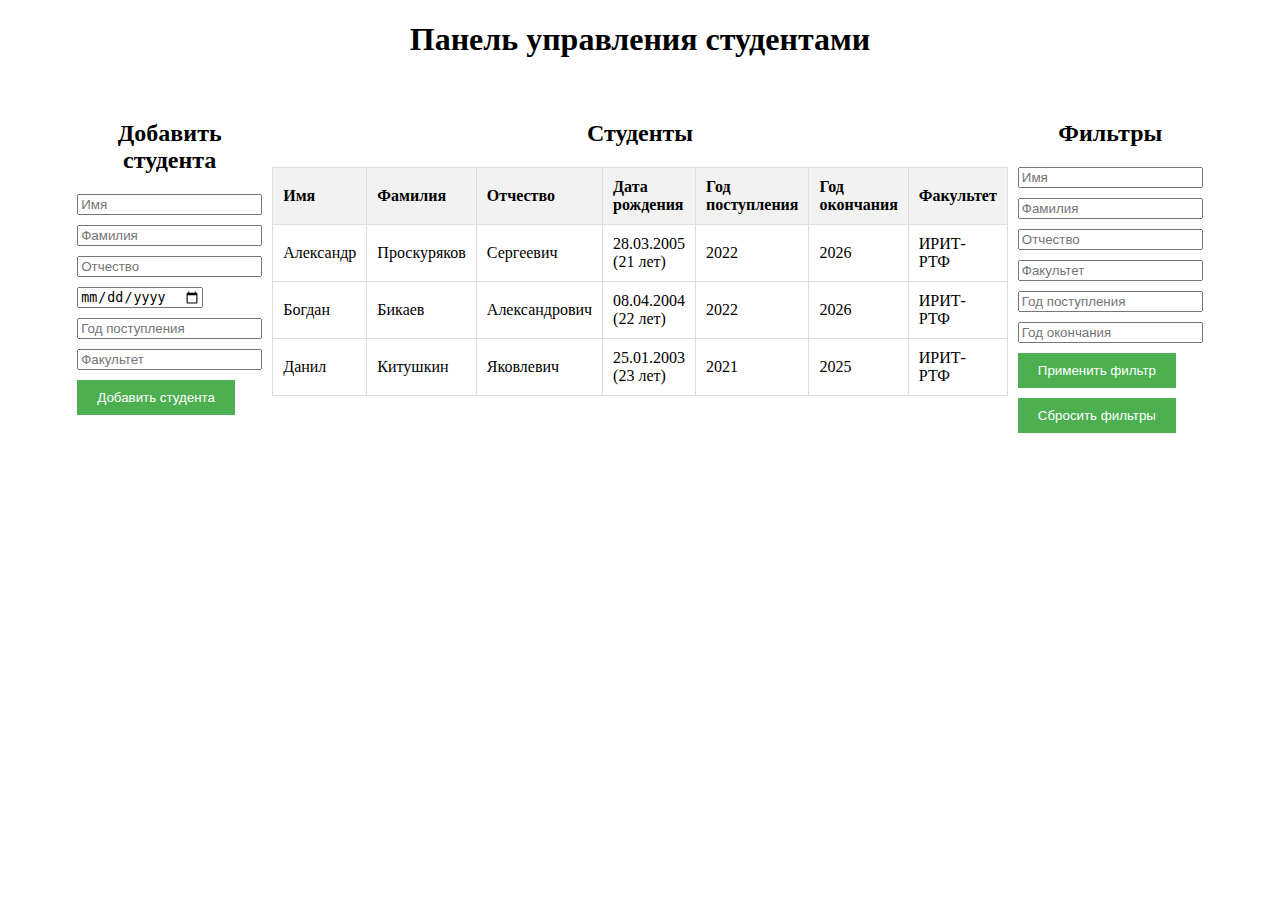
<file: mod10/index.html>
<!DOCTYPE html>
<html lang="ru">

<head>
    <meta charset="UTF-8">
    <meta name="viewport" content="width=device-width, initial-scale=1.0">
    <title>Панель управления студентами</title>
    <link rel="stylesheet" href="styles.css">
</head>

<body>
    <h1 class="header">Панель управления студентами</h1>

    <div class="container">
        <div class="left-panel">
            <h2>Добавить студента</h2>
            <form id="add-student-form">
                <input type="text" id="first-name" placeholder="Имя" required>
                <input type="text" id="last-name" placeholder="Фамилия" required>
                <input type="text" id="middle-name" placeholder="Отчество">
                <input type="date" id="dob" required>
                <input type="number" id="start-year" placeholder="Год поступления" required>
                <input type="text" id="faculty" placeholder="Факультет" required>
                <button type="submit">Добавить студента</button>
            </form>
        </div>

        <div id="students-table">
            <h2>Студенты</h2>
            <table>
                <thead>
                    <tr>
                        <th>Имя</th>
                        <th>Фамилия</th>
                        <th>Отчество</th>
                        <th>Дата рождения</th>
                        <th>Год поступления</th>
                        <th>Год окончания</th>
                        <th>Факультет</th>
                    </tr>
                </thead>
                <tbody id="students-list">

                </tbody>
            </table>
        </div>

        <div class="right-panel">
            <h2>Фильтры</h2>
            <div id="filters">
                <input type="text" id="filter-first-name" placeholder="Имя">
                <input type="text" id="filter-last-name" placeholder="Фамилия">
                <input type="text" id="filter-middle-name" placeholder="Отчество">
                <input type="text" id="filter-faculty" placeholder="Факультет">
                <input type="number" id="filter-start-year" placeholder="Год поступления">
                <input type="number" id="filter-graduation-year" placeholder="Год окончания">
                <button id="apply-filter-btn">Применить фильтр</button>
                <button id="reset-filters-btn">Сбросить фильтры</button>
            </div>
        </div>
    </div>

    <script src="script.js"></script>
</body>

</html>
</file>
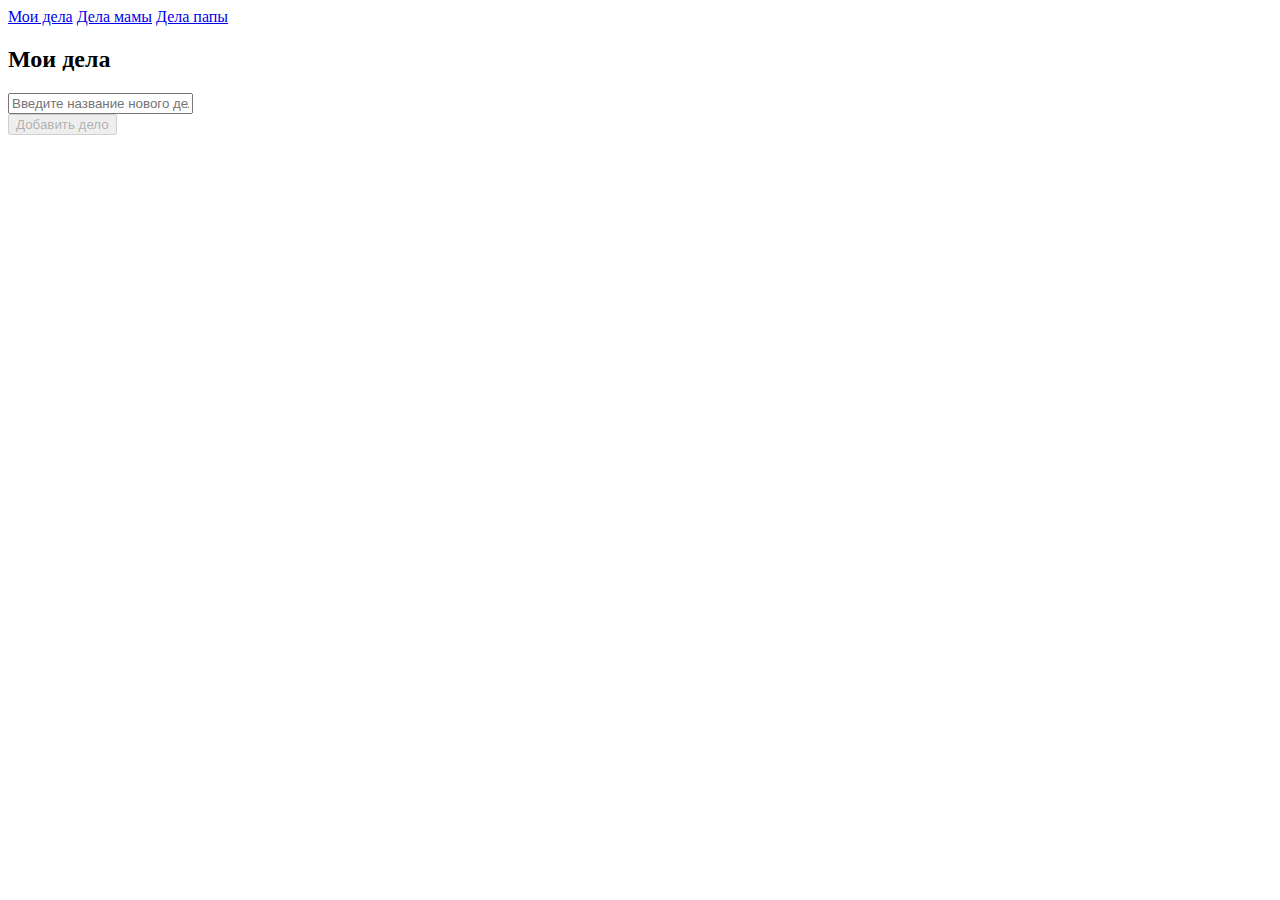
<file: mod8/index.html>
<!DOCTYPE html>
<html lang="en">
<head>
    <meta charset="UTF-8">
    <meta name="viewport" content="width=device-width, initial-scale=1.0">
    <title>toDO</title>
    <link rel="stylesheet" href="https://cdn.jsdelivr.net/npm/bootstrap@4.5.3/dist/css/bootstrap.min.css" 
    integrity="sha384-TX8t27EcRE3e/ihU7zmQxVncDAy5uIKz4rEkgIXeMed4M0jlfIDPvg6uqKI2xXr2"
     crossorigin="anonymous">
     <script defer src="./todo-app.js"></script>
     <script>
        document.addEventListener('DOMContentLoaded', function(){
          createTodoApp(document.getElementById('todo-app'), 'Мои дела', 'myTasks');
        })
      </script>
</head>
<body>
    <div class="container mb-5">
        <nav class="nav">
            <a class="nav-link" href="index.html">Мои дела</a>
            <a class="nav-link" href="mom.html">Дела мамы</a>
            <a class="nav-link" href="dad.html">Дела папы</a>
        </nav>
    </div>
    <div id="todo-app" class="container"></div>
</body>
</html>
</file>
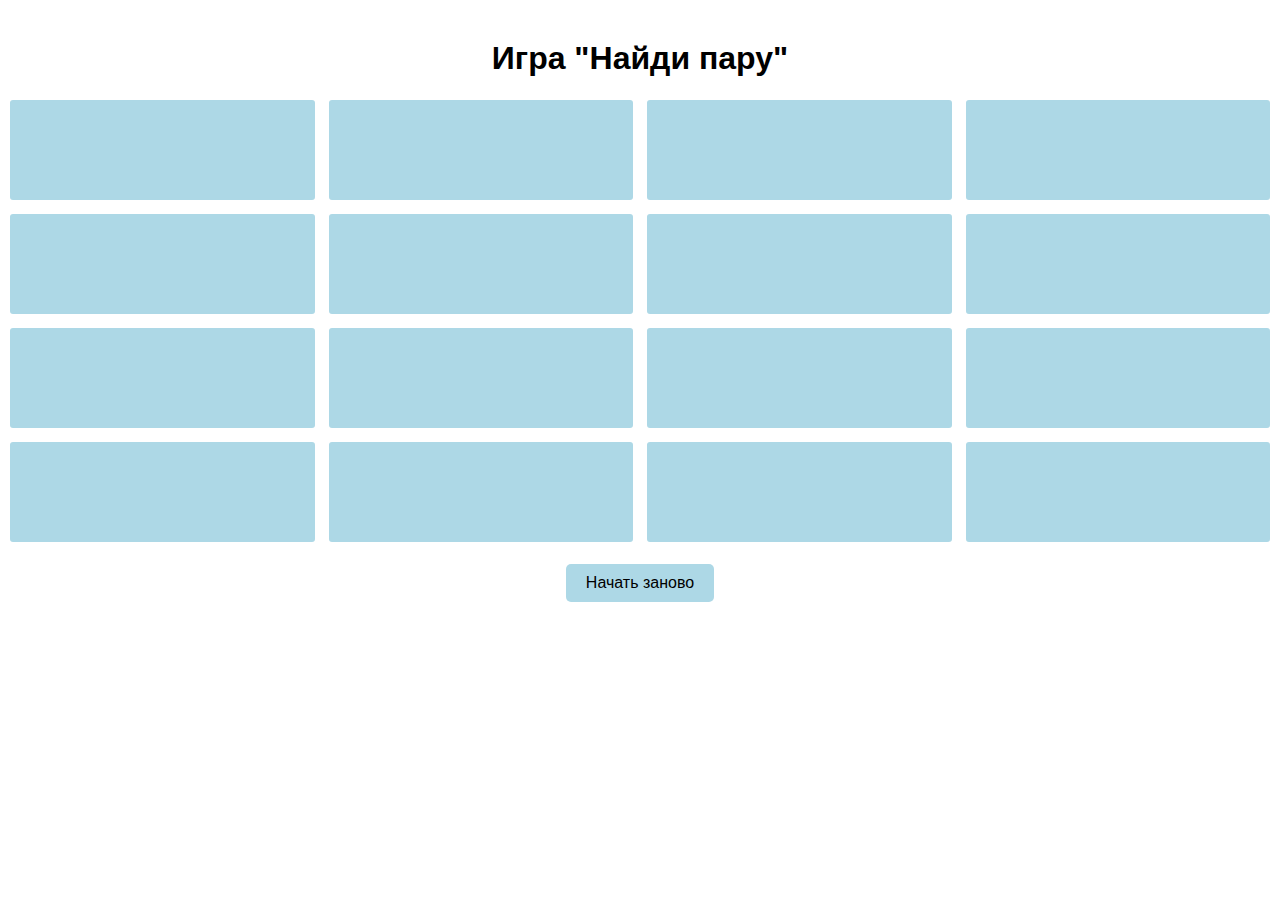
<file: mod9/index.html>
<!DOCTYPE html>
<html>
<head>
  <title>Игра "Найди пару"</title>
  <link rel="stylesheet" type="text/css" href="styles.css">
</head>
<body>
  <h1>Игра "Найди пару"</h1>
  <div id="game-container"></div>
  <button id="start-button">Начать заново</button>

  <script src="script.js"></script>
</body>
</html>
</file>
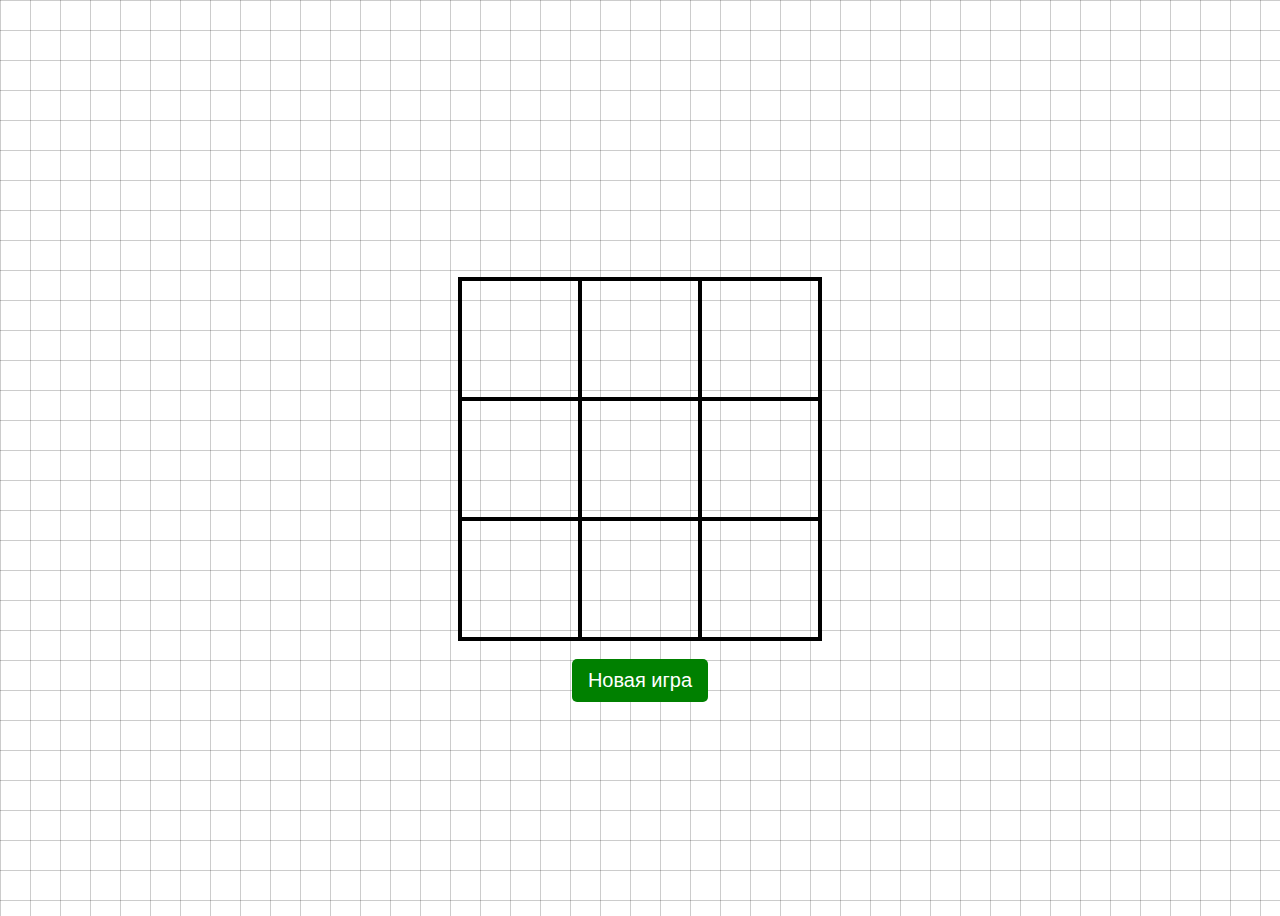
<file: Лекция 1/index.html>
<!DOCTYPE html>
<html lang="en">
<head>
    <meta charset="UTF-8">
    <meta name="viewport" content="width=, initial-scale=1.0">
    <link rel="stylesheet" href="style.css">
    <title>Крестики-нолики</title>
</head>
<body>
    <div class="res">&nbsp</div>
    <div class="game">
        <div class="field"></div>
        <div class="field"></div>
        <div class="field"></div>
        <div class="field"></div>
        <div class="field"></div>
        <div class="field"></div>
        <div class="field"></div>
        <div class="field"></div>
        <div class="field"></div>
    </div>
    <button class="new-game">Новая игра</button>
</body>
<script src="index.js"></script>
</html>
</file>
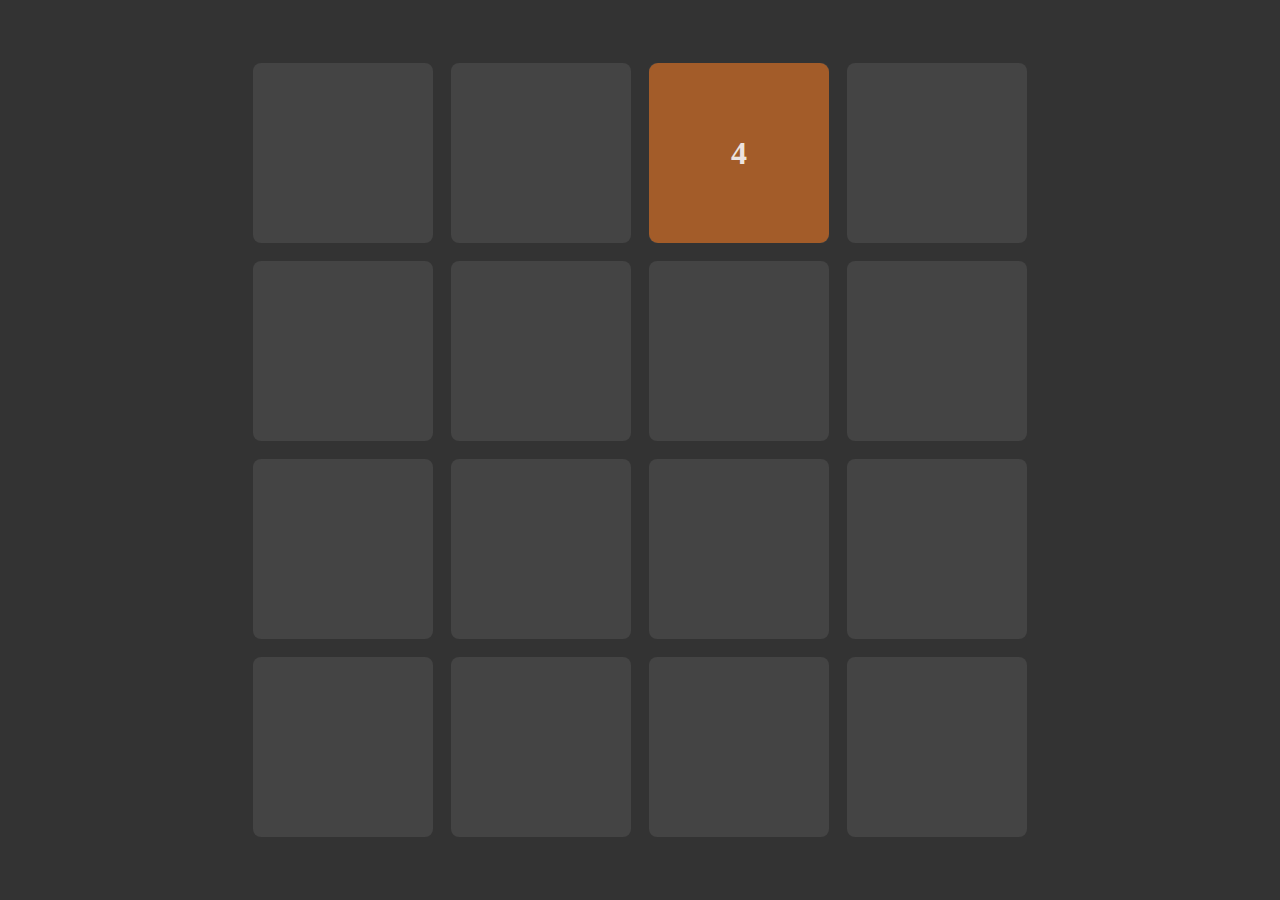
<file: Лекция 2/index.html>
<!DOCTYPE html>
<html lang="en">
<head>
    <meta charset="UTF-8">
    <meta name="viewport" content="width=device-width, initial-scale=1.0">
    <link rel="stylesheet" href="style.css">
    <title>2048</title>
</head>
<body>
    <div class="game-board"></div>
</body>
<script defer src="app.js" type="module"></script>
</html>
</file>
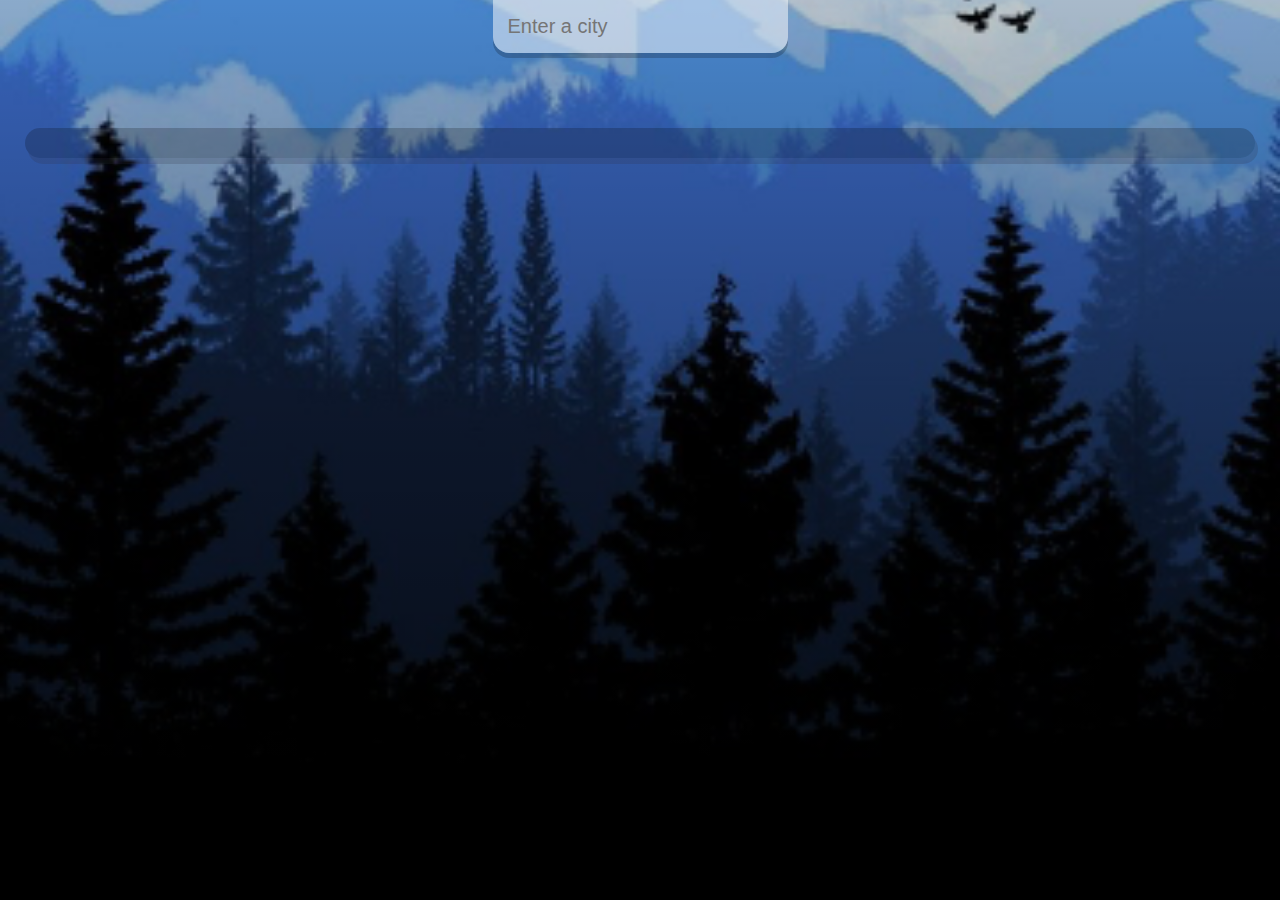
<file: Лекция 3/index.html>
<!DOCTYPE html>
<html>
<head>
    <title>Weather App</title>
    <link rel="stylesheet" href="styles.css">
</head>
<body>
    <div class="app">
        <main>
            <div class="search-box">
                <input type="text" class="searchbar" placeholder="Enter a city">
            </div>
            <div class="location-box">
                <div class="location"></div>
                <div class="date"></div>
            </div>
            <div class="weather-box">
                <div class="temp"></div>
                <div class="weather"></div>
            </div>
        </main>
    </div>
    
    <script src="main.js"></script>
</body>
</html>
</file>
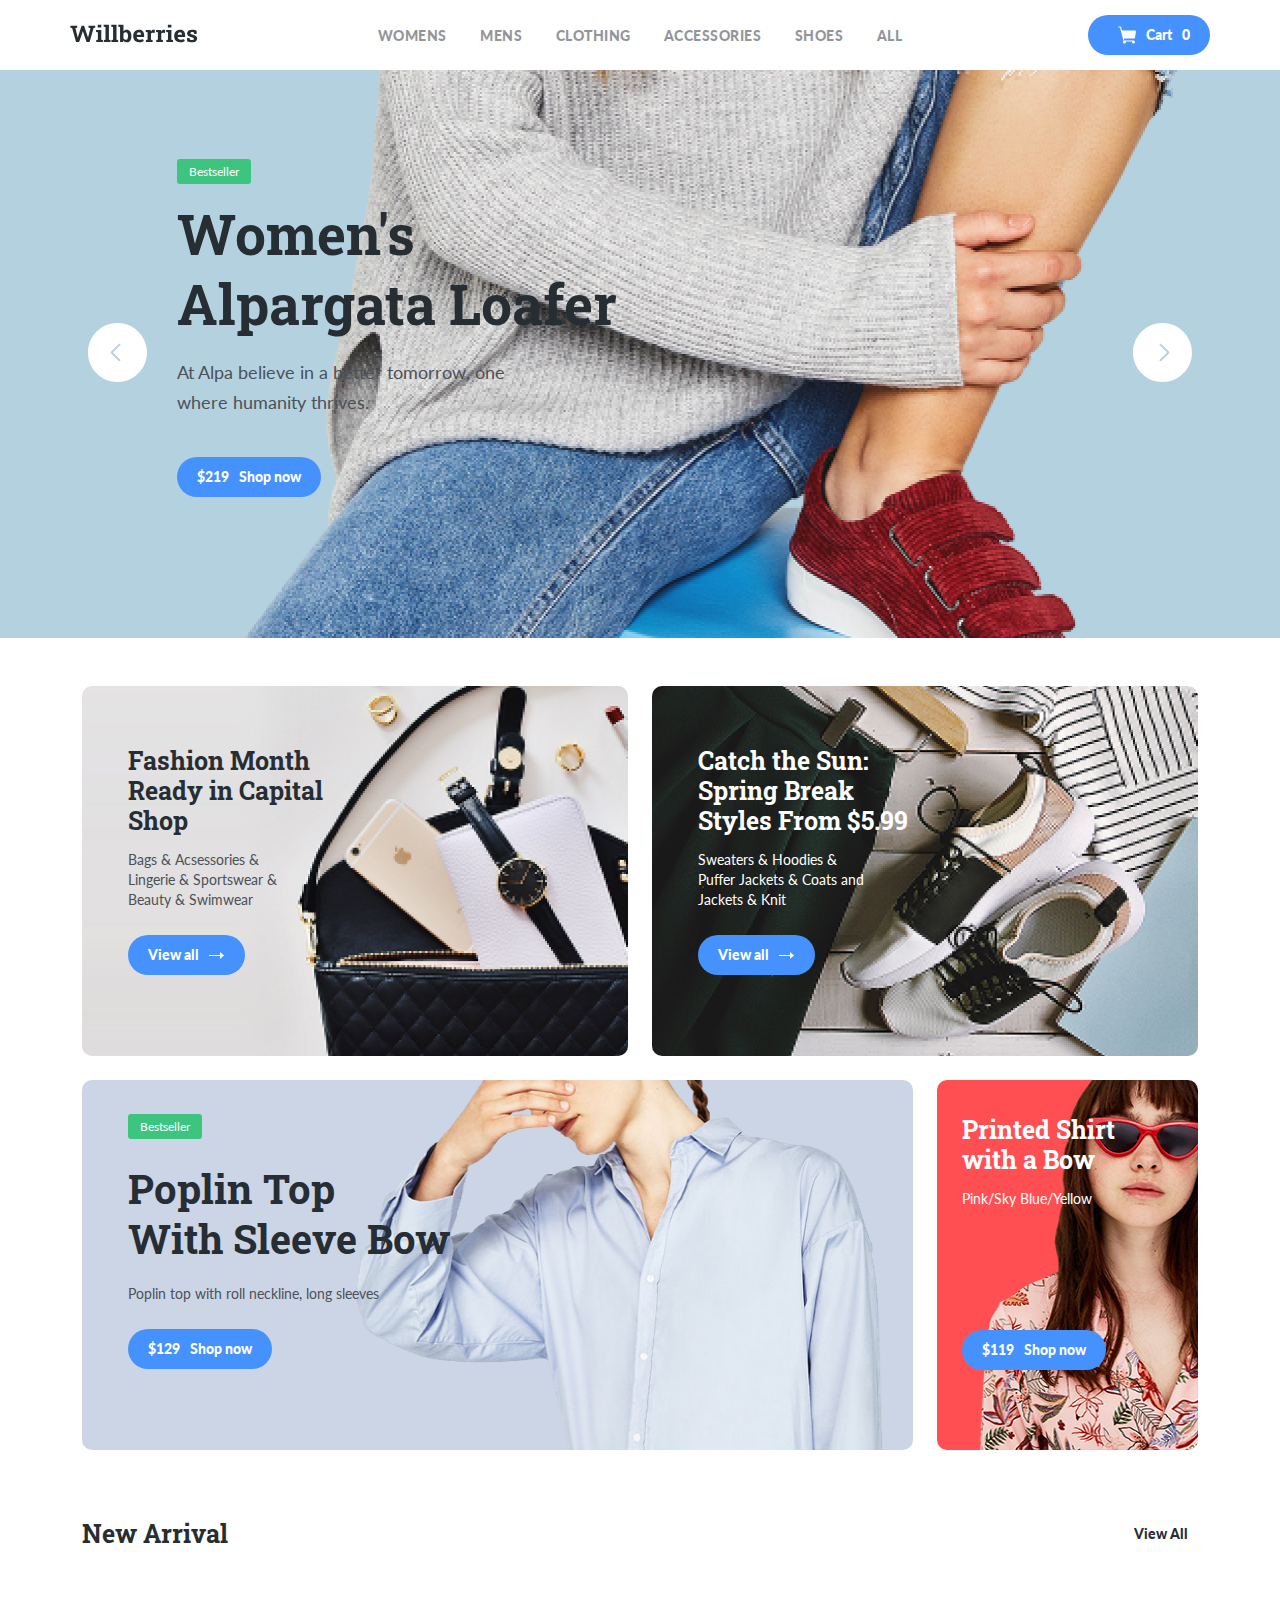
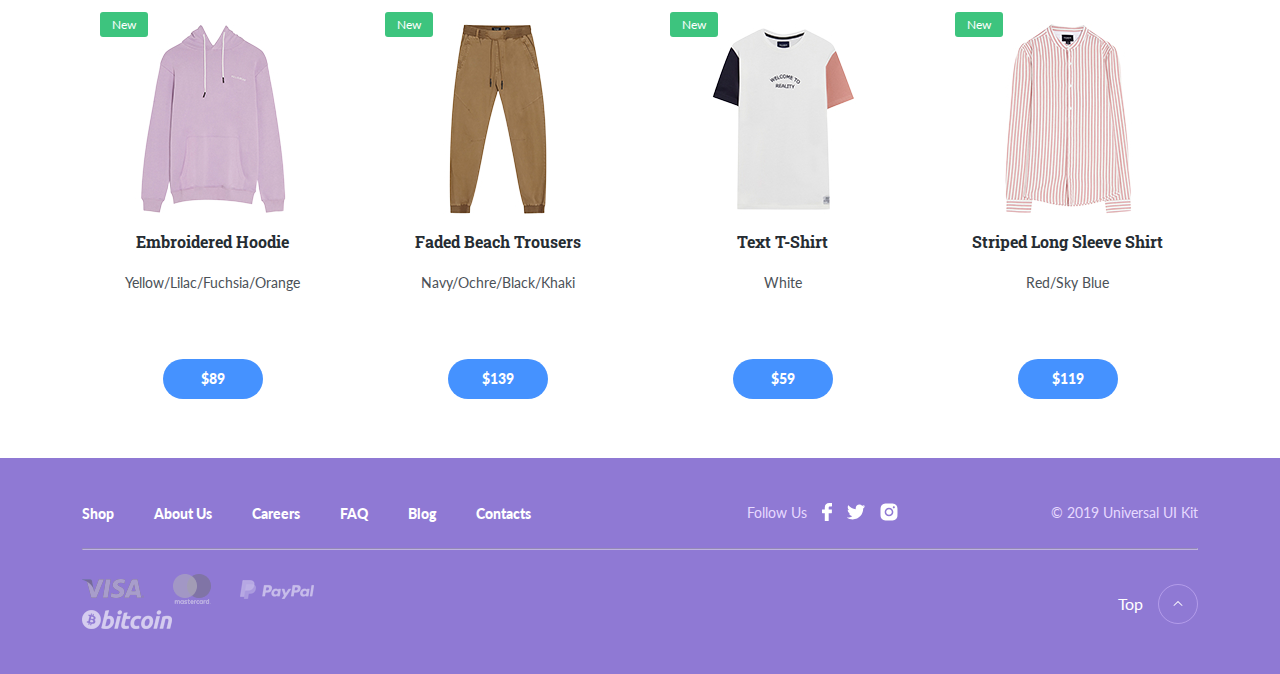
<file: Лекция 4/index.html>
<!DOCTYPE html>
<html lang="en">
<head>
	<meta charset="UTF-8">
	<meta name="viewport" content="width=device-width, initial-scale=1.0">
	<title>Willberries</title>
	<link rel="preconnect" href="https://fonts.gstatic.com">
	<link rel="apple-touch-icon" sizes="180x180" href="favicon/apple-touch-icon.png">
	<link rel="icon" type="image/png" sizes="32x32" href="favicon/favicon-32x32.png">
	<link rel="icon" type="image/png" sizes="16x16" href="favicon/favicon-16x16.png">
	<link rel="mask-icon" href="favicon/safari-pinned-tab.svg" color="#5bbad5">
	<meta name="msapplication-TileColor" content="#da532c">
	<meta name="theme-color" content="#ffffff">
	<link href="https://fonts.googleapis.com/css2?family=Lato:wght@400;900&display=swap" rel="stylesheet">
	<link href="https://fonts.googleapis.com/css2?family=Roboto+Slab:wght@700&display=swap" rel="stylesheet">
	<link rel="stylesheet" href="css/bootstrap-grid.min.css">
	<link rel="stylesheet" href="css/swiper-bundle.min.css"/>
	<link rel="stylesheet" href="css/style.css">
</head>
<!-- class="show-goods" -->
<body id="body">
	<header class="container header px-4 px-md-0">
		<div class="row justify-content-between align-items-center">
			<div class="col-lg-2 col-6">
				<a href="#" class="logo-link">
					<img width="128" src="img/logo.svg" alt="logo: Willberries" class="logo-image">
				</a>
			</div>
			<div class="col-lg-6 d-none d-lg-block">
				<nav>
					<ul class="navigation d-flex justify-content-around">
						<li class="navigation-item">
							<a href="#" class="navigation-link" data-field="gender">Womens</a>
						</li>
						<li class="navigation-item">
							<a href="#" class="navigation-link" data-field="gender">Mens</a>
						</li>
						<li class="navigation-item">
							<a href="#" class="navigation-link" data-field="category">Clothing</a>
						</li>
						<li class="navigation-item">
							<a href="#" class="navigation-link" data-field="category">Accessories</a>
						</li>
						<li class="navigation-item">
							<a href="#" class="navigation-link" data-field="category">Shoes</a>
						</li>
						<li class="navigation-item">
							<a href="#" class="navigation-link" >All</a>
						</li>

					</ul>
				</nav>
			</div>
			<div class="col-lg-2 col-6 d-flex justify-content-end">
				<button class="button button-cart">
					<img class="button-icon" src="img/cart.svg" alt="icon: cart">
					<span class="button-text">Cart</span>
					<span class="button-text cart-count">0</span>
				</button>
			</div>
		</div>
		<!-- /.row -->
	</header>
	<section class="slider swiper-container">
		<div class="swiper-wrapper">
			<section class="slide slide-1 swiper-slide">
				<div class="container">
					<div class="row">
						<div class="col-lg-4 col-10 offset-lg-1">
							<span class="label">Bestseller</span>
							<h2 class="slide-title">Women's Alpargata Loafer</h2>
							<p class="slide-description">At Alpa believe in a better tomorrow, one where humanity thrives.</p>
							<button class="button add-to-cart" data-id="003">
								<span class="button-price">$219</span>
								<span class="button-text">Shop now</span>
							</button>
						</div>
						<!-- /.col-4 offset-lg-1 -->
					</div>
					<!-- /.row -->
				</div>
				<!-- /.container -->
			</section>
			<section class="slide slide-1 swiper-slide">
				<div class="container">
					<div class="row">
						<div class="col-lg-4 col-10 offset-lg-1">
							<span class="label">New</span>
							<h2 class="slide-title">Text T-Shirt</h2>
							<p class="slide-description">Women’s pearl basic knit sweater with a round neck. Available in several colours. Free shipping to stores.</p>
							<button class="button add-to-cart" data-id="004">
								<span class="button-price">$119</span>
								<span class="button-text">Shop now</span>
							</button>
						</div>
						<!-- /.col-4 offset-lg-1 -->
					</div>
					<!-- /.row -->
				</div>
				<!-- /.container -->
			</section>
			<section class="slide slide-1 swiper-slide">
				<div class="container">
					<div class="row">
						<div class="col-lg-4 col-10 offset-lg-1">
							<span class="label">Bestseller</span>
							<h2 class="slide-title">Sweater Choker Neck</h2>
							<p class="slide-description">Women’s pearl basic knit sweater with a round neck. Available in several colours. Free shipping to stores.</p>
							<button class="button add-to-cart" data-id="005">
								<span class="button-price">$319</span>
								<span class="button-text">Shop now</span>
							</button>
						</div>
						<!-- /.col-4 offset-lg-1 -->
					</div>
					<!-- /.row -->
				</div>
				<!-- /.container -->
			</section>
		</div>
		<!-- /.swiper-wrapper -->
		<div class="slider-nav">
			<div class="container">
				<div class="row justify-content-between">
					<div class="col-1">
						<button class="slider-button slider-button-prev">
							<img src="img/arrow-prev.svg" alt="icon: arrow-prev">
						</button>
					</div>
					<!-- /.col-1 -->
					<div class="col-1">
						<button class="slider-button slider-button-next">
							<img src="img/arrow-next.svg" alt="icon: arrow-prev">
						</button>
					</div>
					<!-- /.col-1 -->
				</div>
				<!-- /.row -->
			</div>
			<!-- /.container -->
		</div>
		<!-- /.slider-nav -->
	</section>
	<!-- /.slider -->
	<section class="special-offers container pt-5 pb-4">
		<div class="row mb-4">
			<div class="col-xl-6">
				<div class="card card-1 mb-4">
					<h3 class="card-title">Fashion Month Ready in Capital Shop</h3>
					<p class="card-text">Bags & Acsessories & Lingerie & Sportswear & Beauty & Swimwear</p>
					<button class="button">
						<span class="button-text">View all</span>
						<img src="img/arrow.svg" alt="icon: arrow" class="button-icon">
					</button>
				</div>
				<!-- /.card -->
			</div>
			<!-- /.col-6 -->
			<div class="col-xl-6">
				<div class="card card-2 mb-4">
					<h3 class="card-title text-light">Catch the Sun: Spring Break Styles From $5.99</h3>
					<p class="card-text text-light">Sweaters & Hoodies & Puffer Jackets & Coats and Jackets & Knit</p>
					<button class="button">
						<span class="button-text">View all</span>
						<img src="img/arrow.svg" alt="icon: arrow" class="button-icon">
					</button>
				</div>
				<!-- /.card -->
			</div>
			<!-- /.col-6 -->
			<div class="col-xl-9 col-lg-6 mb-4">
				<div class="card card-3">
					<span class="label">Bestseller</span>
					<h3 class="card-title large">Poplin Top <br>With Sleeve Bow</h3>
					<p class="card-text large">Poplin top with roll neckline, long sleeves</p>
					<button class="button add-to-cart" data-id="002">
						<span class="button-price">$129</span>
						<span class="button-text">Shop now</span>
					</button>
				</div>
				<!-- /.card -->
			</div>
			<!-- /.col-9 -->
			<div class="col-xl-3 col-lg-6">
				<div class="card card-4">
					<h3 class="card-title text-light mw-160">Printed Shirt with a Bow</h3>
					<p class="card-text text-light">Pink/Sky Blue/Yellow</p>
					<button class="button add-to-cart button-four" data-id="009">
						<span class="button-price">$119</span>
						<span class="button-text">Shop now</span>
					</button>
				</div>
				<!-- /.card -->
			</div>
			<!-- /.col-3 -->
		</div>
		<!-- /.row -->
		<div class="row align-items-center mb-4">
			<div class="col-9">
				<h2 class="section-title">New Arrival</h2>
			</div>
			<!-- /.col-9 -->
			<div class="col-3 d-flex justify-content-end">
				<a href="#" class="more">View All</a>
			</div>
			<!-- /.col-3 -->
		</div>
		<!-- /.row -->
		<div class="short-goods row">
			<div class="col-lg-3 col-sm-6">
				<div class="goods-card">
					<span class="label">New</span>
					<!-- /.label --><img src="img/image-119.jpg" alt="image: Hoodie" class="goods-image">
					<h3 class="goods-title">Embroidered Hoodie</h3>
					<!-- /.goods-title -->
					<p class="goods-description">Yellow/Lilac/Fuchsia/Orange</p>
					<!-- /.goods-description -->
					<!-- /.goods-price -->
					<button class="button goods-card-btn add-to-cart" data-id="012">
						<span class="button-price">$89</span>
					</button>
				</div>
				<!-- /.goods-card -->
			</div>
			<!-- /.col-3 -->
			<div class="col-lg-3 col-sm-6">
				<div class="goods-card">
					<span class="label">New</span>
					<!-- /.label --><img src="img/image-120.jpg" alt="image: Faded Beach Trousers" class="goods-image">
					<h3 class="goods-title">Faded Beach Trousers</h3>
					<!-- /.goods-title -->
					<p class="goods-description">Navy/Ochre/Black/Khaki</p>
					<!-- /.goods-description -->
					<button class="button goods-card-btn add-to-cart" data-id="011">
						<span class="button-price">$139</span>
					</button>
					<!-- /.goods-price -->
				</div>
				<!-- /.goods-card -->
			</div>
			<!-- /.col-3 -->
			<div class="col-lg-3 col-sm-6">
				<div class="goods-card">
					<span class="label">New</span>
					<!-- /.label --><img src="img/image-121.jpg" alt="image: Text T-Shirt" class="goods-image">
					<h3 class="goods-title">Text T-Shirt</h3>
					<!-- /.goods-title -->
					<p class="goods-description">White</p>
					<!-- /.goods-description -->
					<button class="button goods-card-btn add-to-cart" data-id="010">
						<span class="button-price">$59</span>
					</button>
					<!-- /.goods-price -->
				</div>
				<!-- /.goods-card -->
			</div>
			<!-- /.col-3 -->
			<div class="col-lg-3 col-sm-6">
				<div class="goods-card">
					<span class="label">New</span>
					<!-- /.label --><img src="img/image-122.jpg" alt="image: Striped Long Sleeve Shirt" class="goods-image">
					<h3 class="goods-title">Striped Long Sleeve Shirt</h3>
					<!-- /.goods-title -->
					<p class="goods-description">Red/Sky Blue</p>
					<!-- /.goods-description -->
					<button class="button goods-card-btn add-to-cart" data-id="001">
						<span class="button-price">$119</span>
					</button>
					<!-- /.goods-price -->
				</div>
				<!-- /.goods-card -->
			</div>
			<!-- /.col-3 -->
		</div>
		<!-- /.row -->
	</section>
	<!-- /.container -->
	<section class="long-goods">
		<div class="container">
			<div class="row align-items-center mb-4">
				<div class="col-12">
					<h2 class="section-title">Category</h2>
				</div>
				<!-- /.col-12 -->
			</div>
			<div class="row long-goods-list">
				<div class="col-lg-3 col-sm-6">
					<div class="goods-card">
						<span class="label">New</span>
						<!-- /.label --><img src="img/image-119.jpg" alt="image: Hoodie" class="goods-image">
						<h3 class="goods-title">Embroidered Hoodie</h3>
						<!-- /.goods-title -->
						<p class="goods-description">Yellow/Lilac/Fuchsia/Orange</p>
						<!-- /.goods-description -->
						<!-- /.goods-price -->
						<button class="button goods-card-btn add-to-cart" data-id="007">
							<span class="button-price">$89</span>
						</button>
					</div>
					<!-- /.goods-card -->
				</div>
				<!-- /.col-3 -->
				<div class="col-lg-3 col-sm-6">
					<div class="goods-card">
						<span class="label">New</span>
						<!-- /.label --><img src="img/image-120.jpg" alt="image: Faded Beach Trousers" class="goods-image">
						<h3 class="goods-title">Faded Beach Trousers</h3>
						<!-- /.goods-title -->
						<p class="goods-description">Navy/Ochre/Black/Khaki</p>
						<!-- /.goods-description -->
						<button class="button goods-card-btn add-to-cart" data-id="007">
							<span class="button-price">$139</span>
						</button>
						<!-- /.goods-price -->
					</div>
					<!-- /.goods-card -->
				</div>
				<!-- /.col-3 -->
				<div class="col-lg-3 col-sm-6">
					<div class="goods-card">
						<span class="label">New</span>
						<!-- /.label --><img src="img/image-121.jpg" alt="image: Text T-Shirt" class="goods-image">
						<h3 class="goods-title">Text T-Shirt</h3>
						<!-- /.goods-title -->
						<p class="goods-description">White</p>
						<!-- /.goods-description -->
						<button class="button goods-card-btn add-to-cart" data-id="007">
							<span class="button-price">$59</span>
						</button>
						<!-- /.goods-price -->
					</div>
					<!-- /.goods-card -->
				</div>
				<!-- /.col-3 -->
				<div class="col-lg-3 col-sm-6">
					<div class="goods-card">
						<span class="label">New</span>
						<!-- /.label --><img src="img/image-122.jpg" alt="image: Striped Long Sleeve Shirt" class="goods-image">
						<h3 class="goods-title">Striped Long Sleeve Shirt</h3>
						<!-- /.goods-title -->
						<p class="goods-description">Red/Sky Blue</p>
						<!-- /.goods-description -->
						<button class="button goods-card-btn add-to-cart" data-id="001">
							<span class="button-price">$119</span>
						</button>
						<!-- /.goods-price -->
					</div>
					<!-- /.goods-card -->
				</div>
				<!-- /.col-3 -->
				<div class="col-lg-3 col-sm-6">
					<div class="goods-card">
						<span class="label">New</span>
						<!-- /.label --><img src="img/image-119.jpg" alt="image: Hoodie" class="goods-image">
						<h3 class="goods-title">Embroidered Hoodie</h3>
						<!-- /.goods-title -->
						<p class="goods-description">Yellow/Lilac/Fuchsia/Orange</p>
						<!-- /.goods-description -->
						<!-- /.goods-price -->
						<button class="button goods-card-btn add-to-cart" data-id="007">
							<span class="button-price">$89</span>
						</button>
					</div>
					<!-- /.goods-card -->
				</div>
				<!-- /.col-3 -->
				<div class="col-lg-3 col-sm-6">
					<div class="goods-card">
						<span class="label">New</span>
						<!-- /.label --><img src="img/image-120.jpg" alt="image: Faded Beach Trousers" class="goods-image">
						<h3 class="goods-title">Faded Beach Trousers</h3>
						<!-- /.goods-title -->
						<p class="goods-description">Navy/Ochre/Black/Khaki</p>
						<!-- /.goods-description -->
						<button class="button goods-card-btn add-to-cart" data-id="007">
							<span class="button-price">$139</span>
						</button>
						<!-- /.goods-price -->
					</div>
					<!-- /.goods-card -->
				</div>
				<!-- /.col-3 -->
				<div class="col-lg-3 col-sm-6">
					<div class="goods-card">
						<span class="label">New</span>
						<!-- /.label --><img src="img/image-121.jpg" alt="image: Text T-Shirt" class="goods-image">
						<h3 class="goods-title">Text T-Shirt</h3>
						<!-- /.goods-title -->
						<p class="goods-description">White</p>
						<!-- /.goods-description -->
						<button class="button goods-card-btn add-to-cart" data-id="007">
							<span class="button-price">$59</span>
						</button>
						<!-- /.goods-price -->
					</div>
					<!-- /.goods-card -->
				</div>
				<!-- /.col-3 -->
				<div class="col-lg-3 col-sm-6">
					<div class="goods-card">
						<span class="label">New</span>
						<!-- /.label --><img src="img/image-122.jpg" alt="image: Striped Long Sleeve Shirt" class="goods-image">
						<h3 class="goods-title">Striped Long Sleeve Shirt</h3>
						<!-- /.goods-title -->
						<p class="goods-description">Red/Sky Blue</p>
						<!-- /.goods-description -->
						<button class="button goods-card-btn add-to-cart" data-id="001">
							<span class="button-price">$119</span>
						</button>
						<!-- /.goods-price -->
					</div>
					<!-- /.goods-card -->
				</div>
				<!-- /.col-3 -->
				<div class="col-lg-3 col-sm-6">
					<div class="goods-card">
						<span class="label">New</span>
						<!-- /.label --><img src="img/image-119.jpg" alt="image: Hoodie" class="goods-image">
						<h3 class="goods-title">Embroidered Hoodie</h3>
						<!-- /.goods-title -->
						<p class="goods-description">Yellow/Lilac/Fuchsia/Orange</p>
						<!-- /.goods-description -->
						<!-- /.goods-price -->
						<button class="button goods-card-btn add-to-cart" data-id="007">
							<span class="button-price">$89</span>
						</button>
					</div>
					<!-- /.goods-card -->
				</div>
				<!-- /.col-3 -->
				<div class="col-lg-3 col-sm-6">
					<div class="goods-card">
						<span class="label">New</span>
						<!-- /.label --><img src="img/image-120.jpg" alt="image: Faded Beach Trousers" class="goods-image">
						<h3 class="goods-title">Faded Beach Trousers</h3>
						<!-- /.goods-title -->
						<p class="goods-description">Navy/Ochre/Black/Khaki</p>
						<!-- /.goods-description -->
						<button class="button goods-card-btn add-to-cart" data-id="007">
							<span class="button-price">$139</span>
						</button>
						<!-- /.goods-price -->
					</div>
					<!-- /.goods-card -->
				</div>
				<!-- /.col-3 -->
				<div class="col-lg-3 col-sm-6">
					<div class="goods-card">
						<span class="label">New</span>
						<!-- /.label --><img src="img/image-121.jpg" alt="image: Text T-Shirt" class="goods-image">
						<h3 class="goods-title">Text T-Shirt</h3>
						<!-- /.goods-title -->
						<p class="goods-description">White</p>
						<!-- /.goods-description -->
						<button class="button goods-card-btn add-to-cart" data-id="007">
							<span class="button-price">$59</span>
						</button>
						<!-- /.goods-price -->
					</div>
					<!-- /.goods-card -->
				</div>
				<!-- /.col-3 -->
				<div class="col-lg-3 col-sm-6">
					<div class="goods-card">
						<span class="label">New</span>
						<!-- /.label --><img src="img/image-122.jpg" alt="image: Striped Long Sleeve Shirt" class="goods-image">
						<h3 class="goods-title">Striped Long Sleeve Shirt</h3>
						<!-- /.goods-title -->
						<p class="goods-description">Red/Sky Blue</p>
						<!-- /.goods-description -->
						<button class="button goods-card-btn add-to-cart" data-id="001">
							<span class="button-price">$119</span>
						</button>
						<!-- /.goods-price -->
					</div>
					<!-- /.goods-card -->
				</div>
				<!-- /.col-3 -->
			</div>
		</div>

	</section>
	<footer class="footer">
		<div class="container">
			<div class="row">
				<div class="col-xl-7 mb-4 mb-xl-0">
					<nav>
						<ul class="footer-menu d-sm-flex">
							<li class="footer-menu-item"><a href="#" class="footer-menu-link">Shop</a></li>
							<li class="footer-menu-item"><a href="#" class="footer-menu-link">About Us</a></li>
							<li class="footer-menu-item"><a href="#" class="footer-menu-link">Careers</a></li>
							<li class="footer-menu-item"><a href="#" class="footer-menu-link">FAQ </a></li>
							<li class="footer-menu-item"><a href="#" class="footer-menu-link">Blog</a></li>
							<li class="footer-menu-item"><a href="#" class="footer-menu-link">Contacts</a></li>
						</ul>
					</nav>
				</div>
				<!-- /.col-7 -->
				<div class="col-lg-3 d-flex align-items-center">
					<span class="footer-text">Follow Us</span>
					<span class="footer-social d-inline-flex align-items-center">
            <a href="#" class="social-link">
              <img src="img/Facebook.svg" alt="Facebook">
            </a>
            <a href="#" class="social-link">
              <img src="img/Twitter.svg" alt="Twitter">
            </a>
            <a href="#" class="social-link">
              <img src="img/Instagram.svg" alt="Instagram">
            </a>
          </span>
				</div>
				<!-- /.col-3 -->
				<div class="col-xl-2 col-lg-3 d-flex justify-content-lg-end mt-4 mt-lg-0">
					<span class="footer-text">© 2019 Universal UI Kit</span>
				</div>
				<!-- /.col-2 -->
			</div>
			<!-- /.row -->
			<hr class="footer-line mt-4 mb-4">
			<div class="row justify-content-between">
				<div class="col-lg-4 col-sm-9">
					<img class="payment-logo" src="img/visa.png" alt="visa logo">
					<img class="payment-logo" src="img/master-card.png" alt="master card logo">
					<img class="payment-logo" src="img/paypal.png" alt="paypal logo ">
					<img class="payment-logo" src="img/bitcoin.png" alt="bitcoin logo">
				</div>
				<!-- /.col-4 -->
				<div class="col-lg-2 col-sm-1 d-flex justify-content-end">
					<a href="#body" class="scroll-link top-link d-flex align-items-center">
						<span class="top-link-text">Top</span>
						<img src="img/top.svg" alt="icon: arrow top">
					</a>
				</div>
				<!-- /.col-2 -->
			</div>
			<!-- /.row -->
		</div>
		<!-- /.container -->
	</footer>
	<div class="overlay" id="modal-cart">
		<div class="modal">
			<header class="modal-header">
				<h2 class="modal-title">Cart</h2>
				<button class="modal-close">x</button>
			</header>
			<table class="cart-table">
				<colgroup>
					<col class="col-goods">
					<col class="col-price">
					<col class="col-minus">
					<col class="col-qty">
					<col class="col-plus">
					<col class="col-total-price">
					<col class="col-delete">
				</colgroup>
				<thead>
				<tr>
					<th>Good(s)</th>
					<th>Price</th>
					<th colspan="3">Qty.</th>
					<th colspan="2">Total</th>
				</tr>
				</thead>
				<tbody class="cart-table__goods">
				



				</tbody>
				<tfoot>
				<tr>
					<th colspan="5">Total:</th>
					<th class="card-table__total" colspan="2"></th>
				</tr>

				</tfoot>
			</table>
			<form class="modal-form" action="">
				<input class="modal-input" type="text" placeholder="Имя" name="nameCustomer">
				<input class="modal-input" type="text" placeholder="Телефон" name="phoneCustomer">
				<button class="button cart-buy">
					<span class="button-text">Checkout</span>
				</button>
			</form>
		</div>
	</div>
	<script src="js/swiper-bundle.min.js"></script>
	<script src="js/main.js"></script>
</body>
</html>
</file>
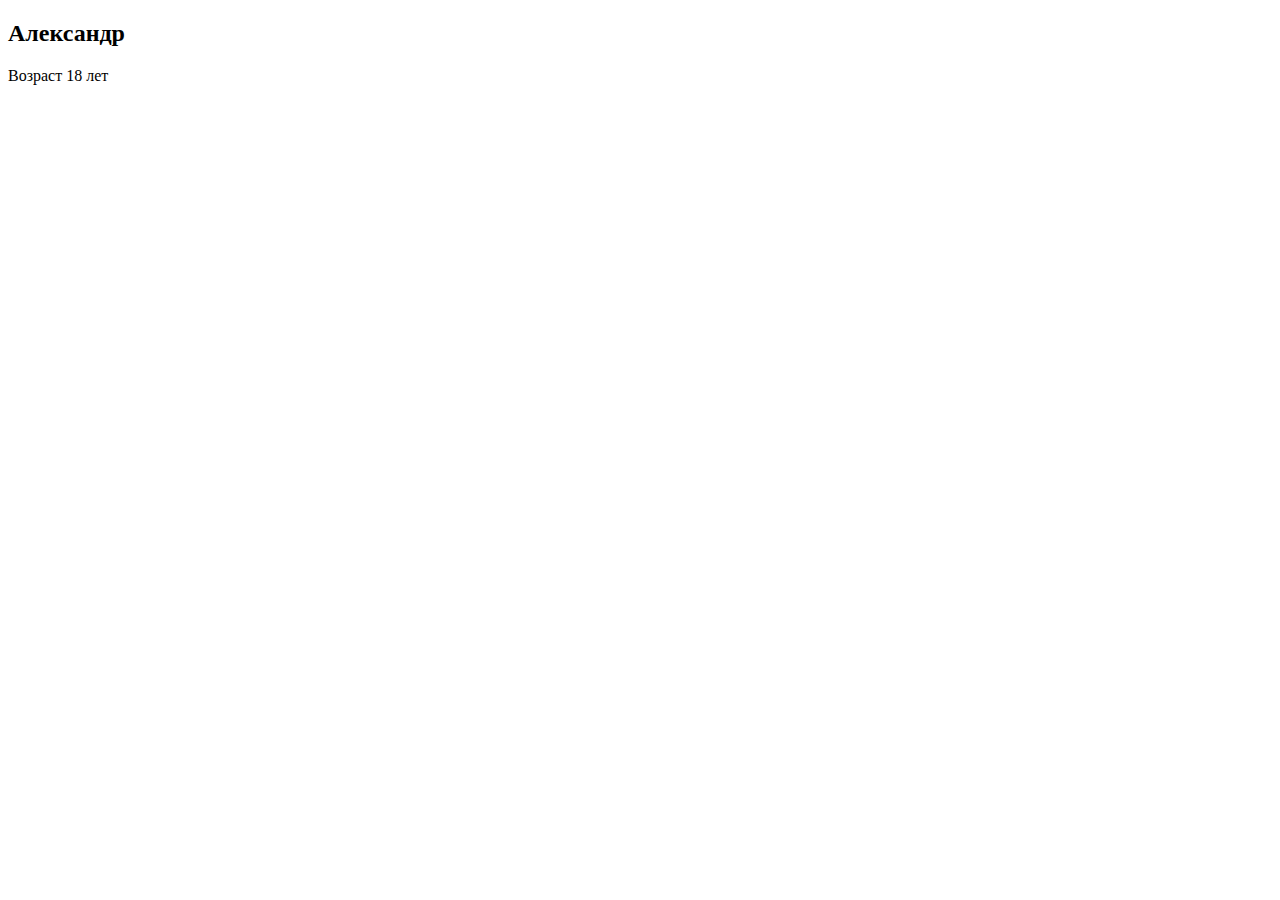
<file: mod7/task1.html>
<!DOCTYPE html>
<html lang="en">
<head>
    <meta charset="UTF-8">
    <meta name="viewport" content="width=device-width, initial-scale=1.0">
    <title>Task1</title>
    
</head>
<body>

    <script src="task1.js"></script>
    
</body>
</html>
</file>
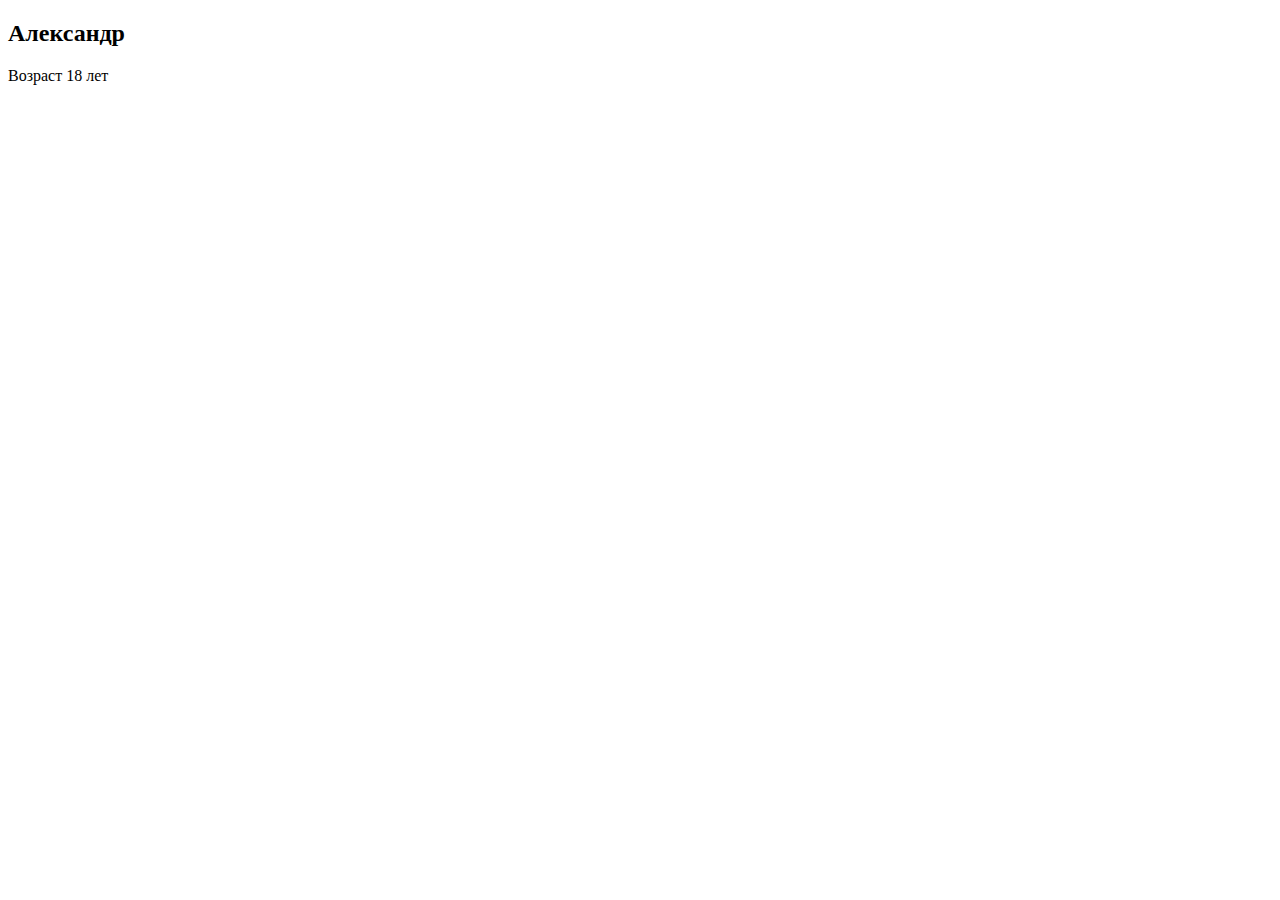
<file: mod7/task2.html>
<!DOCTYPE html>
<html lang="en">
<head>
    <meta charset="UTF-8">
    <meta name="viewport" content="width=device-width, initial-scale=1.0">
    <title>Task2</title>
    
</head>
<body>

    <script src="task2.js"></script>
    
</body>
</html>
</file>
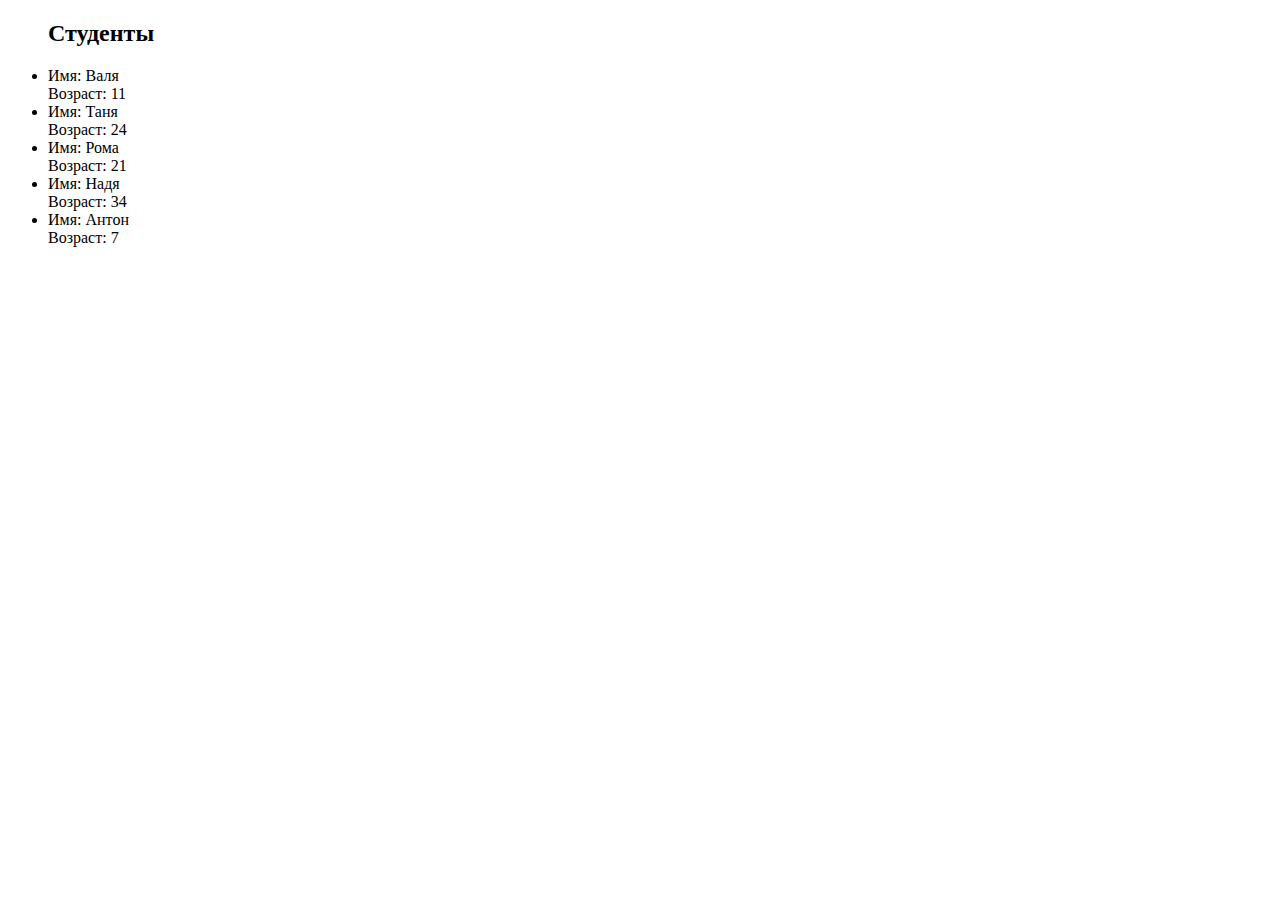
<file: mod7/task3.html>
<!DOCTYPE html>
<html lang="en">
<head>
    <meta charset="UTF-8">
    <meta name="viewport" content="width=device-width, initial-scale=1.0">
    <title>Task3</title>
</head>
<body>
    <script src="task3.js"></script>
</body>
</html>
</file>
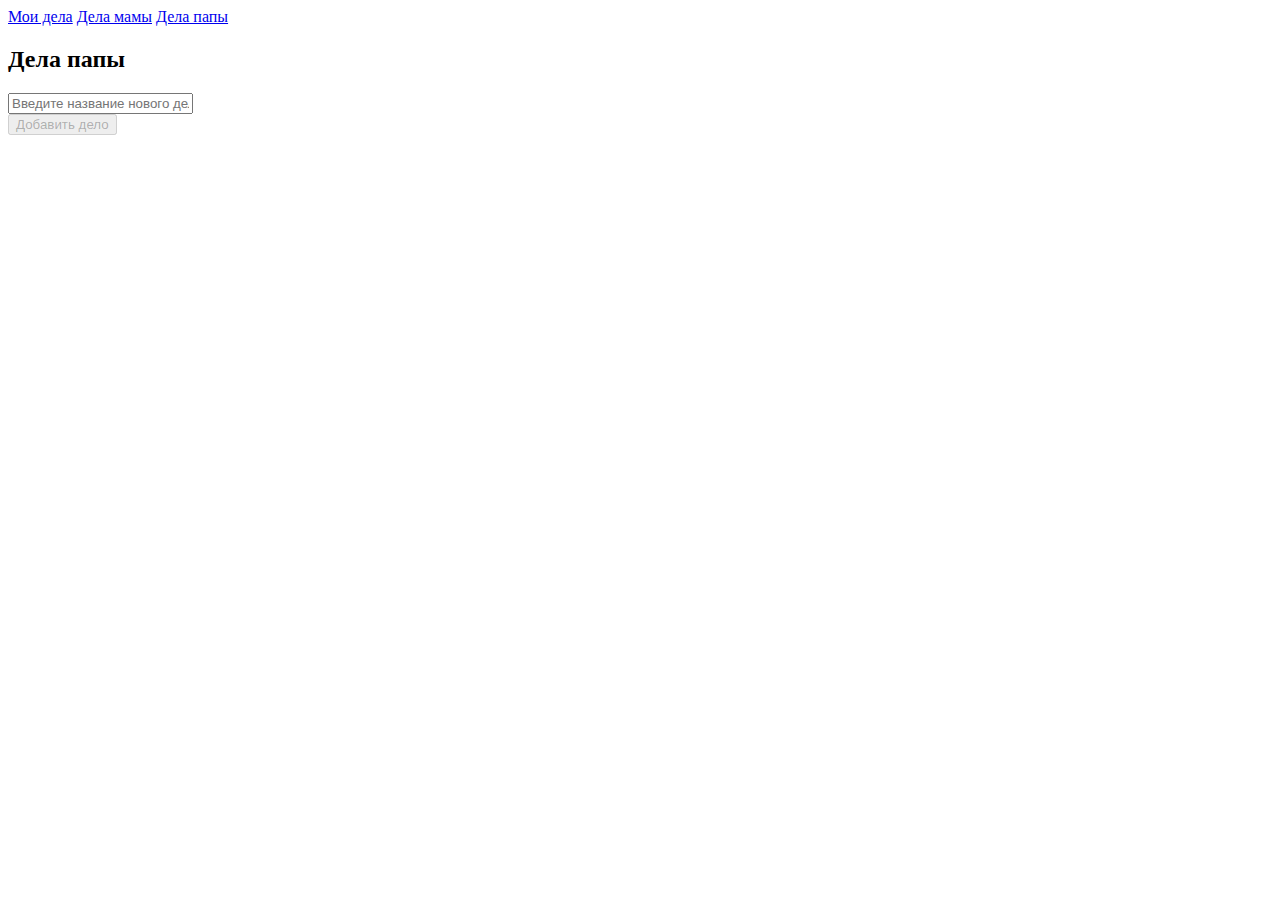
<file: mod8/dad.html>
<!DOCTYPE html>
<html lang="en">
<head>
    <meta charset="UTF-8">
    <meta name="viewport" content="width=device-width, initial-scale=1.0">
    <title>toDO</title>
    <link rel="stylesheet" href="https://cdn.jsdelivr.net/npm/bootstrap@4.5.3/dist/css/bootstrap.min.css" 
    integrity="sha384-TX8t27EcRE3e/ihU7zmQxVncDAy5uIKz4rEkgIXeMed4M0jlfIDPvg6uqKI2xXr2"
     crossorigin="anonymous">
     <script defer src="./todo-app.js"></script>
     <script>
        document.addEventListener('DOMContentLoaded', function(){
          createTodoApp(document.getElementById('todo-app'), 'Дела папы', 'dadTasks');
        })
      </script>
</head>
<body>
    <div class="container mb-5">
        <nav class="nav">
            <a class="nav-link" href="index.html">Мои дела</a>
            <a class="nav-link" href="mom.html">Дела мамы</a>
            <a class="nav-link" href="dad.html">Дела папы</a>
        </nav>
    </div>
    <div id="todo-app" class="container"></div>
</body>
</html>
</file>
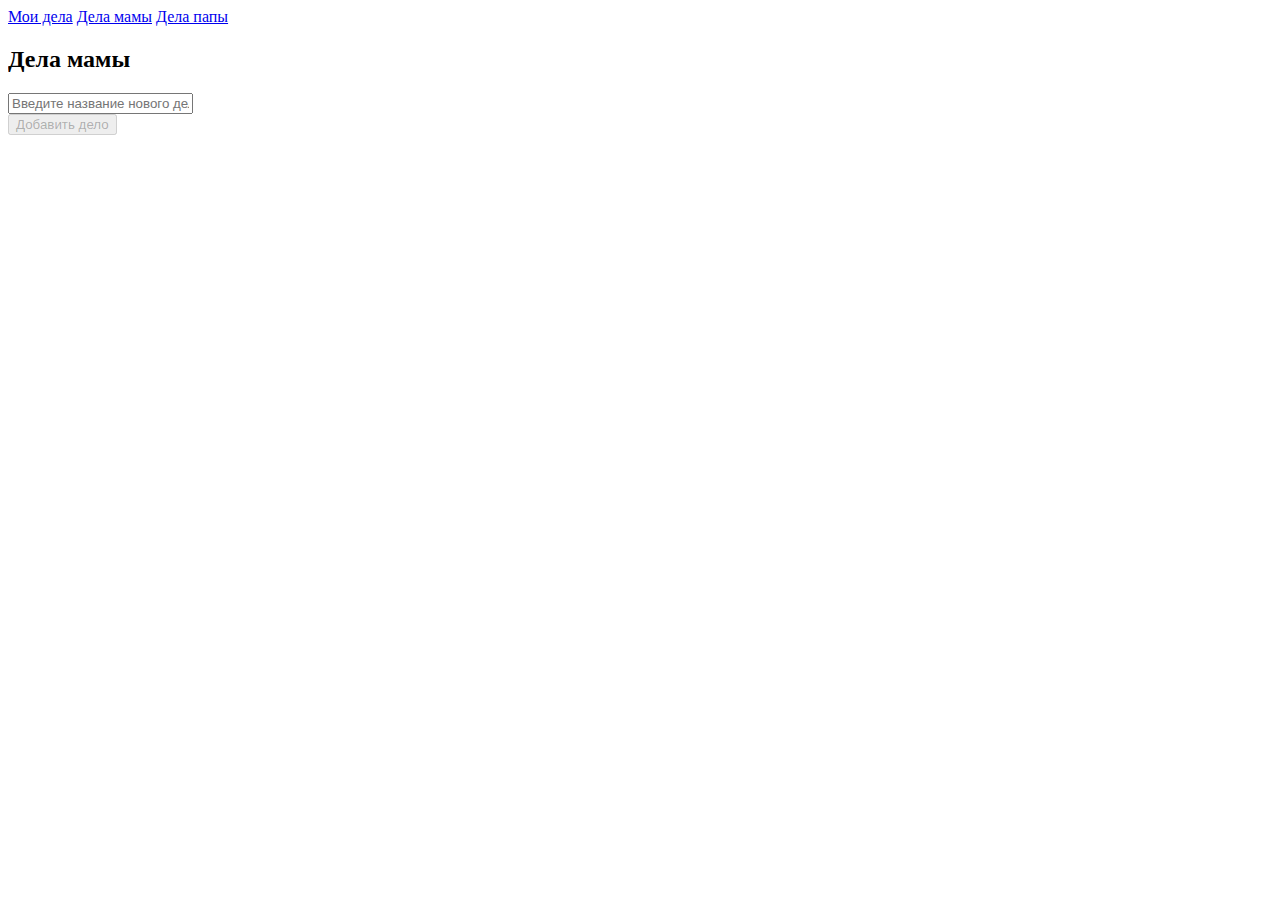
<file: mod8/mom.html>
<!DOCTYPE html>
<html lang="en">
<head>
    <meta charset="UTF-8">
    <meta name="viewport" content="width=device-width, initial-scale=1.0">
    <title>toDO</title>
    <link rel="stylesheet" href="https://cdn.jsdelivr.net/npm/bootstrap@4.5.3/dist/css/bootstrap.min.css" 
    integrity="sha384-TX8t27EcRE3e/ihU7zmQxVncDAy5uIKz4rEkgIXeMed4M0jlfIDPvg6uqKI2xXr2"
     crossorigin="anonymous">
     <script defer src="./todo-app.js"></script>
     <script>
        document.addEventListener('DOMContentLoaded', function(){
          createTodoApp(document.getElementById('todo-app'), 'Дела мамы', 'momTasks');
        })
      </script>
</head>
<body>
    <div class="container mb-5">
        <nav class="nav">
            <a class="nav-link" href="index.html">Мои дела</a>
            <a class="nav-link" href="mom.html">Дела мамы</a>
            <a class="nav-link" href="dad.html">Дела папы</a>
        </nav>
    </div>
    <div id="todo-app" class="container"></div>
</body>
</html>
</file>
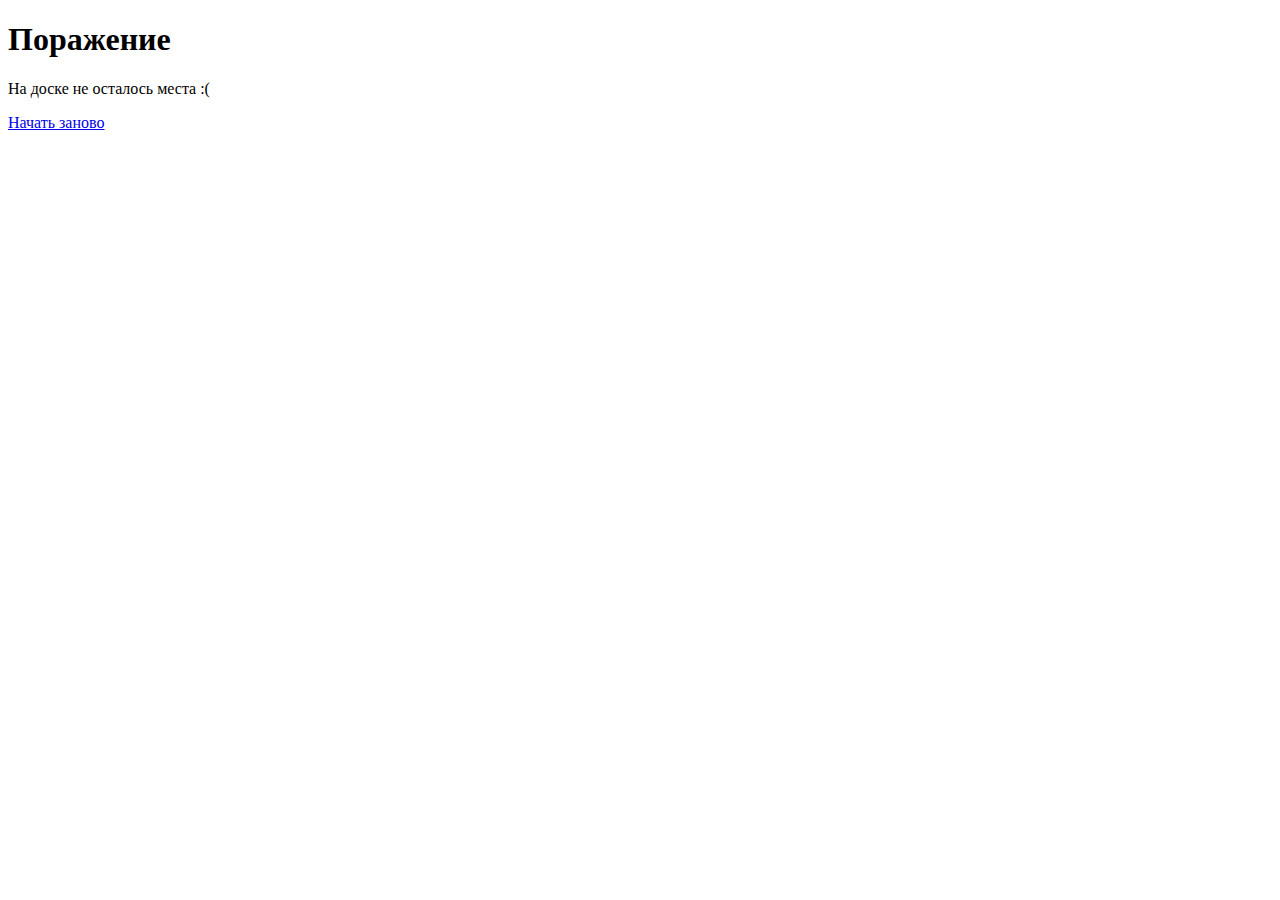
<file: Лекция 2/defeat.html>
<!DOCTYPE html>
<html>
<head>
    <title>Lose Page</title>
</head>
<body>
    <h1>Поражение</h1>
    <p>На доске не осталось места :(</p>
    <a href="index.html">Начать заново</a>
</body>
</html>
</file>
<file: mod10/styles.css>
.container {
    max-width: 1000px;
    margin: 0 auto;
    padding: 20px;
    display: flex;
    justify-content: center;
    align-items: flex-start;
}

.left-panel {
    flex: 1;
    margin-right: 10px;
}

.right-panel {
    flex: 1;
    margin-left: 10px;
}

h1.header {
    text-align: center;
}

h2 {
    text-align: center;
}

form {
    margin-bottom: 20px;
}

input,
button {
    display: block;
    margin-bottom: 10px;
}

table {
    width: 100%;
    border-collapse: collapse;
}

th,
td {
    padding: 10px;
    text-align: left;
    border: 1px solid #ddd;
}

thead {
    background-color: #f2f2f2;
}

button {
    background-color: #4CAF50;
    color: white;
    border: none;
    padding: 10px 20px;
    cursor: pointer;
}

button:hover {
    opacity: 0.8;
}
</file>
<file: mod9/styles.css>
body {
    text-align: center;
    font-family: Arial, sans-serif;
  }
  
  h1 {
    margin-top: 40px;
  }
  
  #game-container {
    display: grid;
    grid-template-columns: repeat(4, 1fr);
    grid-gap: 10px;
    justify-content: center;
    align-items: center;
    margin-top: 20px;
  }
  
  .card {
    flex: 1;
    height: 100px;
    background-color: lightblue;
    border: 2px solid white;
    border-radius: 5px;
    display: flex;
    justify-content: center;
    align-items: center;
    font-size: 24px;
    cursor: pointer;
    transition: background-color 0.3s, transform 0.3s;
  }
  
  .card.flipped {
    background-color: white;
  }
  
  .card.matched {
    background-color: lightgreen;
    cursor: default;
  }
  
  button {
    margin-top: 20px;
    padding: 10px 20px;
    font-size: 16px;
    background-color: lightblue;
    border: none;
    border-radius: 5px;
    cursor: pointer;
  }
</file>
<file: Лекция 1/style.css>
* {
    box-sizing: border-box;
}

body {
    height: 100vh;
    display: flex;
    flex-direction: column; 
    justify-content: center;
    align-items: center;
    background: linear-gradient(rgba(0, 0, 0, 0.4), transparent 1px),
    linear-gradient(90deg, rgba(0, 0, 0, 0.4), transparent 1px);
    background-size: 30px 30px;
    row-gap: 20px;
}

.res {
    color: green;
    font-weight: bold;
    font-size: 40px;
    font-family: 'Gill Sans', 'Gill Sans MT', Calibri, 'Trebuchet MS', sans-serif;
}

.game {
    width: 360px;
    height: 360px;
    display: flex;
    flex-wrap: wrap;
    outline: 2px solid black;
}

.field {
    width: 120px;
    height: 120px;
    border: 2px solid black;
    cursor: pointer;
}

.field.active {
    background: rgba(0, 255, 0, 0.5)
}

.new-game {
    border: none;
    color: white;
    background-color: green;
    padding: 10px 16px;
    font-size: 20px;
    border-radius: 5px;
    cursor: pointer;
}

.circle {
    width: 100%;
    height: 100%;
    stroke-dasharray: 283;
    stroke-dashoffset: 283;
    animation: draw 0.6s forwards;
}

.first, .second {
    stroke-dasharray: 128;
    stroke-dashoffset: 128;
}

.first {
    animation: draw 0.6s forwards;
}

.second {
    animation: draw 0.6s 0.6s forwards; 
}

@keyframes draw {
    100% {
        stroke-dashoffset: 0;
    }
}
</file>
<file: Лекция 2/style.css>
* {
    box-sizing: border-box;
    margin: 0;
    padding: 0;
}

body {
    background-color: #333;
    display: flex;
    justify-content: center;
    align-items: center;
    height: 100vh;
}

.game-board {
    position: relative;
    display: grid;
    grid-template-columns: repeat(4, 20vmin);
    grid-template-rows: repeat(4,20vmin);
    gap: 2vmin;
    border-radius: 8px;
}

.cell {
    background-color: #444;
    border-radius: 8px;
}

.tile {
    --x: 0;
    --y: 0;
    position: absolute;
    top: calc(var(--y) * 22vmin);
    left: calc(var(--x) * 22vmin);
    display: flex;
    justify-content: center;
    align-items: center;
    width: 20vmin;
    height: 20vmin;
    font-size: 2rem;
    font-weight: bold;
    background: hsl(25, 60, var(--bgLightness));
    color: hsl(20, 25%, var(--textLightness));
    border-radius: 5%;
}
</file>
<file: Лекция 3/styles.css>
* {
    margin: 0;
    padding: 0;
    box-sizing: border-box;
    color: #fff;
}

body {
    font-family: Arial, Helvetica, sans-serif;
}

.app {
    background-image: url('./assets/cold-bg.jpg');
    background-size: cover;
    background-position: bottom;
}

.app.warm {
    background-image: url('./assets/warm-bg.jpg');
}

main {
    height: 100vh;
    background: linear-gradient(to bottom, rgba(0, 0, 0, 0.2), rgba(0, 0, 0, 0.75));
    padding: 25px;
}

.search-box {
    width: 100%;
    margin: 0 auto 75px;
}

.searchbar {
    display: block;
    padding: 15px;
    border: none;
    margin: 0 auto;
    outline: none;
    background-color: rgba(255, 255, 255, 0.5);
    border-radius: 0 0 16px 16px;
    margin-top: -25px;
    box-shadow: 0px 5px rgba(0, 0, 0, 0.2);
    color: #313131;
    font-size: 20px;
}

.searchbar:focus {
    background: rgba(255, 255, 255, 0.75);
}

.location-box .location {
    color: #fff;
    font-size: 32px;
    font-weight: 500;
    text-align: center;
    text-shadow: 3px 3px rgba(50, 50, 70, 0.5);
}

.location-box .date {
    color: #fff;
    font-size: 20px;
    font-weight: 300;
    font-style: italic;
    text-align: center;
    text-shadow: 2px 2px rgba(50, 50, 70, 0.5);
}

.weather-box {
    text-align: center;
}

.weather-box .temp {
    margin-block: 30px;
    background-color: rgba(0, 0, 0, 0.2);
    border-radius: 16px;
    padding: 15px 25px;
    font-size: 102px;
    font-weight: 900;
    text-shadow: 3px 6px rgba(50, 50, 70, 0.5);
    box-shadow: 3px 6px rgba(50, 50, 70, 0.2);
}

.weather-box .weather {
    font-size: 48px;
    font-weight: 700;
    text-shadow: 3px 3px rgba(50, 50, 70, 0.5);
}
</file>
<file: Лекция 4/css/style.css>
* {
    box-sizing: border-box;
}

body {
    margin: 0;
    font-family: 'Lato', sans-serif;
}

img {
    max-width: 100%;
    height: auto;
}

.header {
    padding: 15px 0;
}

.navigation {
    list-style: none;
    padding: 0;
    margin: 0;
}

.navigation-link {
    text-decoration: none;
    text-transform: uppercase;
    color: #939699;
    font-family: 'Lato', sans-serif;
    font-style: normal;
    font-weight: 900;
    font-size: 14px;
    line-height: 20px;
    letter-spacing: 0.5px;
}

button {
    cursor: pointer;
}

.button {
    padding: 10px 20px;
    background: #4592FF;
    border-radius: 20px;
    border: none;
    color: #fff;
    font-family: 'Lato',
    sans-serif;
    font-style: normal;
    font-weight: 900;
    font-size: 14px;
    line-height: 20px;
    display: flex;
    align-items: center;
}

.button-icon, .button-price {
    margin-right: 10px;
    
}

.button-icon {
    margin-left: 10px;
}

.button-icon:last-child {
    margin-right: 0;
    
}

.cart-count {
    margin-left: 10px;
}

.show-goods .slider,
.show-goods .special-offers {
    display: none;
}

.long-goods {
    display: none;
}

.show-goods .long-goods {
    display: block;
}

.slide {
    padding-top: 90px;
    padding-bottom: 110px;
    min-height: 568px;
}

.slide-1 {
    background: #B4D1E0 url('../img/slide-image-1.png') no-repeat top right 30%;
}

.slide-2 {
    background: #b9e0b4 url('../img/slide-image-1.png') no-repeat top right 30%;
}

.label {
    background-color: #3DC47E;
    border-radius: 3px;
    padding: 5px 12px;
    color: #fff;
    font-size: 12px;
    line-height: 15px;
}

.slide-title {
    color: #262D33;
    font-size: 55px;
    line-height: 70px;
    font-family: 'Roboto Slab',
    serif;
    margin-top: 20px;
    margin-bottom: 15px;
}

.slide-description {
    font-size: 18px;
    line-height: 30px;
    color: #4B5157;
    max-width: 335px;
    margin-bottom: 40px;
}

.slider {
    position: relative;
}

.slider-nav {
    position: absolute;
    top: 50%;
    width: 100%;
    transform: translateY(-50%);
    z-index: 9;
}

.slider-button {
    background-color: transparent;
    border: none;
    cursor: pointer;
}

.card {
    min-height: 370px;
    border-radius: 10px;
    padding-top: 60px;
    padding-left: 46px;
    padding-right: 46px;
    padding-bottom: 80px;
}

.card-1 {
    background: #E3E2E3 url('../img/card-image-1.jpg') no-repeat top right;
    background-size: cover;
}

.card-2 {
    background: #000 url('../img/card-image-2.jpg') no-repeat top right;
    background-size: cover;
}

.card-3 {
    padding-top: 35px;
    background: #CCD5E6 url('../img/card-image-3.png') no-repeat top right 10%;
    background-size: contain;
}

.card-4 {
    display: flex;
    flex-direction: column;
    align-items: flex-start;
    padding-top: 35px;
    padding-left: 25px;
    background: #FF4F52 url('../img/card-image-4.png') no-repeat top right;
    background-size: contain;
}

.goods-card-btn {
    display: block;
    width: 100px;
    margin: auto auto 0;
}

.goods-card-btn .button-price{
    margin: 0;
}

.card-title {
    color: #262D33;
    font-size: 25px;
    line-height: 30px;
    font-family: 'Roboto Slab',
    serif;
    max-width: 222px;
    margin: 0;
}

.card-title.large {
    max-width: 420px;
    font-size: 40px;
    line-height: 50px;
    margin-top: 30px;
    margin-bottom: 20px;
}

.card-text {
    max-width: 176px;
    color: #4B5157;
    font-size: 14px;
    line-height: 20px;
    margin-bottom: 25px;
}

.card-text.large {
    max-width: 320px;

}

.card-price {
    color: #ffffff;
    font-size: 14px;
    line-height: 20px;
    font-weight: 900;
}

.text-light {
    color: #fff
}

.section-title {
    font-family: 'Roboto Slab',
    serif;
    font-size: 25px;
    line-height: 30px;
    color: #262D33;
}

.more {
    text-decoration: none;
    color: #262D33;
    font-weight: 900;
    font-size: 14px;
    line-height: 20px;
    padding: 10px;
}

.goods-card {
    display: flex;
    flex-direction: column;
    position: relative;
    text-align: center;
    padding: 30px 35px 35px;
    min-height: 440px;
}

.goods-card .label {
    position: absolute;
    left: 18px;
    top: 18px;
}

.goods-title {
    margin-top: 15px;
    margin-bottom: 5px;
    color: #262D33;
    font-size: 16px;
    line-height: 25px;
    font-family: 'Roboto Slab',
    serif;
}

.goods-image {
    object-fit: contain;
    height: 190px;
}

.goods-description {
    color: #4B5157;
    font-size: 14px;
    line-height: 20px;
}

.goods-price {
    color: #262D33;
    margin-top: 30px;
    font-size: 18px;
    line-height: 30px;
    font-weight: 900;
}

.button-four {
    margin-top: auto;
}

.footer-menu {
    list-style-type: none;
    margin: 0;
    padding: 0;
}

.footer {
    background: #8F79D4;
    padding-top: 45px;
    padding-bottom: 40px;
    color: #fff;
}

.footer-menu-item:not(:last-child) {
    margin-right: 40px;
}

.footer-menu-link {
    color: #fff;
    text-decoration: none;
    font-weight: 900;
    font-size: 14px;
    line-height: 20px;
}

.social-link {
    text-decoration: none;
    margin-left: 15px;
}

.footer-text {
    color: #E7D9FF;
    font-size: 14px;
    line-height: 20px;
}

.footer-line {
    opacity: 0.5;
}

.top-link {
    text-decoration: none;
    color: #fff;
}

.top-link-text {
    margin-right: 15px;
}

.payment-logo {
    vertical-align: middle;
    margin-right: 25px;
}

.overlay {
    display: none;
    justify-content: center;
    align-items: center;
    position: fixed;
    top: 0;
    bottom: 0;
    left: 0;
    right: 0;
    z-index: 999;
    background-color: rgba(0,0,0,0.3);
}

.overlay.show {
    display: flex;
}

.modal {
    background-color: #e0e0ff;
    min-width: 600px;
    max-height: 400px;
    padding: 30px;
    overflow: scroll;
    position: relative;
}

.modal-header{
    display: flex;
    justify-content: space-between;
}

.modal-title {
    margin-top: 0;
    margin-bottom: 15px;
}

.modal-close {
    position: absolute;
    background-color: transparent;
    right: 15px;
    top: 15px;
    font-size: 24px;
    border: none;
}

.modal-form {
    display: flex;
    justify-content: space-between;
    flex-wrap: wrap;
}

.modal-input {
    margin-right: 30px;
    height: 40px;
    padding: 10px;
    border-radius: 20px;
    border-style: none;
    margin-bottom: 30px;
}

.cart-table {
    border-collapse: collapse;
    min-width: 540px;
    margin-bottom: 15px;
}

.cart-table th,
.cart-table td{
    text-align: left;
    border: 1px solid black
}

.cart-buy{
    background-color: #28a745;
    border-color: #28a745;
    display: block;
    margin-left: auto;
    height: 40px;
}


.mw-160 {
    max-width: 160px;
}


.col-price {
    width: 100px;
}

.col-minus {
    width: 15px;
}

.col-qty {
    width: 15px;
}

.col-plus {
    width: 15px;
}

.col-total-price {
    width: 120px;
}

.col-delete {
    width: 5px;
}


@media (max-width: 1200px) {
    .slide-1 {
        background-size: cover;
    }

    .card-3 {
        background-size: cover;
    }
}

@media (max-width: 992px) {
    .slider-nav {
        display: none;
    }

    .modal {
        min-width: 400px;
        max-height: 300px;
        padding: 20px;
    }

}

@media (max-width: 576px) {
    .slide-title {
        font-size: 36px;
        line-height: 1.4;
        margin-bottom: 0;
    }

    .card {
        background-position: left top;
    }

    .card-4 {
        background-position: right top;
    }

    .card {
        padding: 30px;
        min-height: 300px;
    }

    .modal {
        min-width: 300px;
        max-height: 400px;
        padding: 20px;
    }

}
</file>
